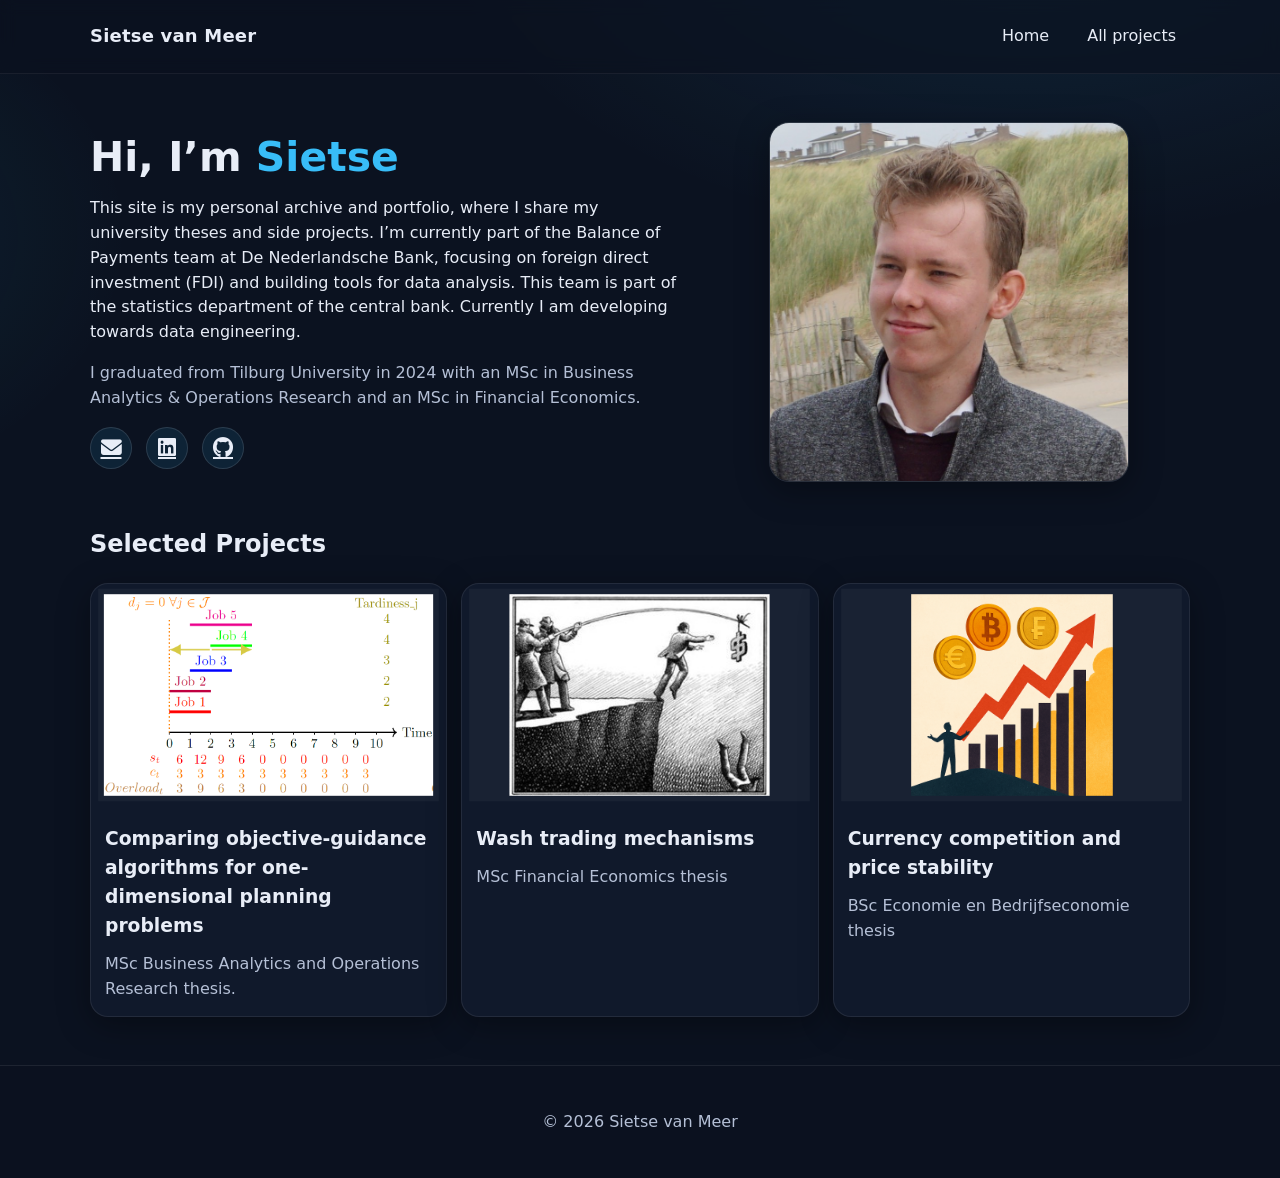
<file: index.html>
<!DOCTYPE html>
<html lang="en">
<head>
  <meta charset="UTF-8" />
  <meta name="viewport" content="width=device-width, initial-scale=1" />
  <title>Sietse van Meer — Economics & Econometrics</title>
  <link rel="stylesheet" href="layout.css" />
  <meta name="description" content="Sietse van Meer - Data Engineering &amp Econometrics Portfolio" />
  <meta property="og:title" content="Sietse van Meer - Data Engineering &amp Econometrics Portfolio" />
  <meta property="og:description" content="Personal website and portfolio of Sietse van Meer, focused on data engineering, econometrics, macroeconomics, and thesis projects." />
  <meta property="og:type" content="website" />
  <meta property="og:url" content="https://sietse-van-meer.github.io/" />
  <meta property="og:image" content="https://sietse-van-meer.github.io/images/OGA%20cover.png" />
  <link rel="stylesheet" href="https://cdnjs.cloudflare.com/ajax/libs/font-awesome/6.5.0/css/all.min.css">
</head>
<body>

  <header class="site-header">
    <nav class="navbar container">
      <a class="logo" href="index.html" aria-label="Go to homepage">Sietse van Meer</a>

      <button class="nav-toggle" aria-label="Open menu" aria-expanded="false">
        <span></span><span></span><span></span>
      </button>

      <div class="navbar-items">
        <a href="index.html">Home</a>
        <a href="projects.html">All projects</a>
      </div>
    </nav>
  </header>

  <main>
    <section class="hero container">
      <div class="hero-left">
        <h1>Hi, I’m
          <span class="name" aria-label="Sietse van Meer">
            <span class="name-static">Sietse</span>
            <span class="surname" data-surname=" van Meer"></span>
          </span>
        </h1>

        <p>
          This site is my personal archive and portfolio, where I share my university theses and side projects.
          I’m currently part of the Balance of Payments team at De Nederlandsche Bank,
          focusing on foreign direct investment (FDI) and building tools for data analysis. This team is part of the statistics department of the central bank. Currently I am developing towards data engineering.
        </p>

        <p class="muted">
          I graduated from Tilburg University in 2024 with an MSc in Business Analytics &amp; Operations Research and an MSc in Financial Economics. 
        </p>

        <div class="contact-icons">
          <a href="mailto:s.vanmeer99@gmail.com" class="icon-link" aria-label="Send email">
            <i class="fa-solid fa-envelope"></i>
          </a>
          <a href="https://www.linkedin.com/in/sietse-van-meer/" target="_blank" rel="noopener" class="icon-link" aria-label="LinkedIn profile">
            <i class="fa-brands fa-linkedin"></i>
          </a>
          <a href="https://github.com/Sietse-van-Meer" target="_blank" rel="noopener" class="icon-link" aria-label="GitHub profile">
          <i class="fa-brands fa-github"></i>
        </a>
        </div>

      </div>

      <div class="hero-right">
        <img src="images/foto-linkedin (1).png" alt="Portrait of Sietse van Meer" />
      </div>
    </section>

    <section id="projects" class="projects container">
      <h2>Selected Projects</h2>

      <div class="project-grid">   
        <article class="project-card" id="projects-books">
          <a href="msc-baor.html" class="card-link">
            <img src="images/OGA cover.png" alt="MSc BAOR thesis thumbnail" />
            <div class="project-body">
              <h3>Comparing objective-guidance algorithms for one-dimensional planning problems</h3>
              <p>MSc Business Analytics and Operations Research thesis.</p>
            </div>
          </a>
        </article>


        <article class="project-card" id="projects-books">
          <a href="msc-economics.html" class="card-link">
            <img src="images/Wash trading mechanisms coverimage.jpg" alt="MSc Economics project thumbnail" />
            <div class="project-body">
              <h3>Wash trading mechanisms</h3>
              <p>MSc Financial Economics thesis</p>
            </div>
          </a>
        </article>

        <article class="project-card" id="projects-books">
          <a href="bsc-ebe.html" class="card-link">
            <img src="images/Currency competition cover.png" alt="BSc thesis thumbnail" />
            <div class="project-body">
              <h3>Currency competition and price stability</h3>
              <p>BSc Economie en Bedrijfseconomie thesis</p>
            </div>
          </a>
        </article>



      </div>
    </section>
  </main>

  <footer class="site-footer">
    <div class="container">
      <p>© <span id="year"></span> Sietse van Meer</p>
    </div>
  </footer>

  <script src="app.js"></script>
</body>
</html>
</file>
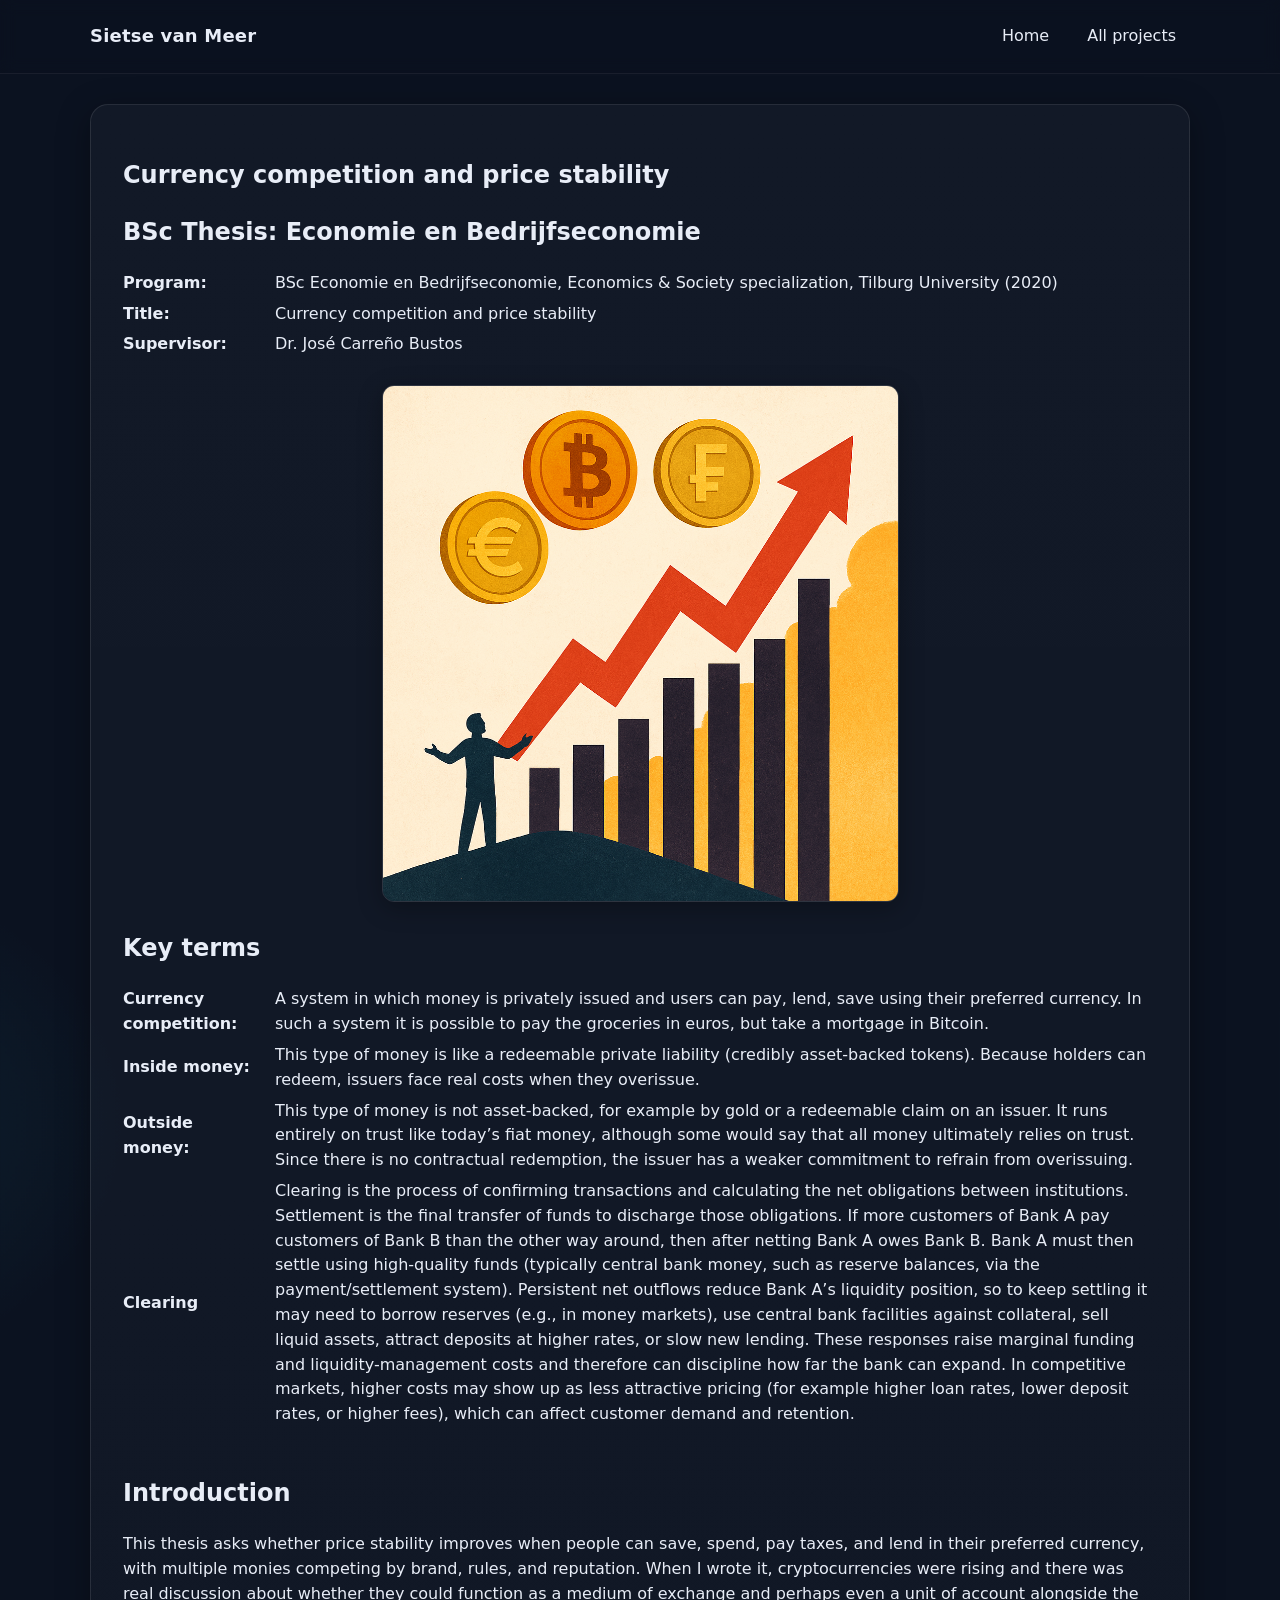
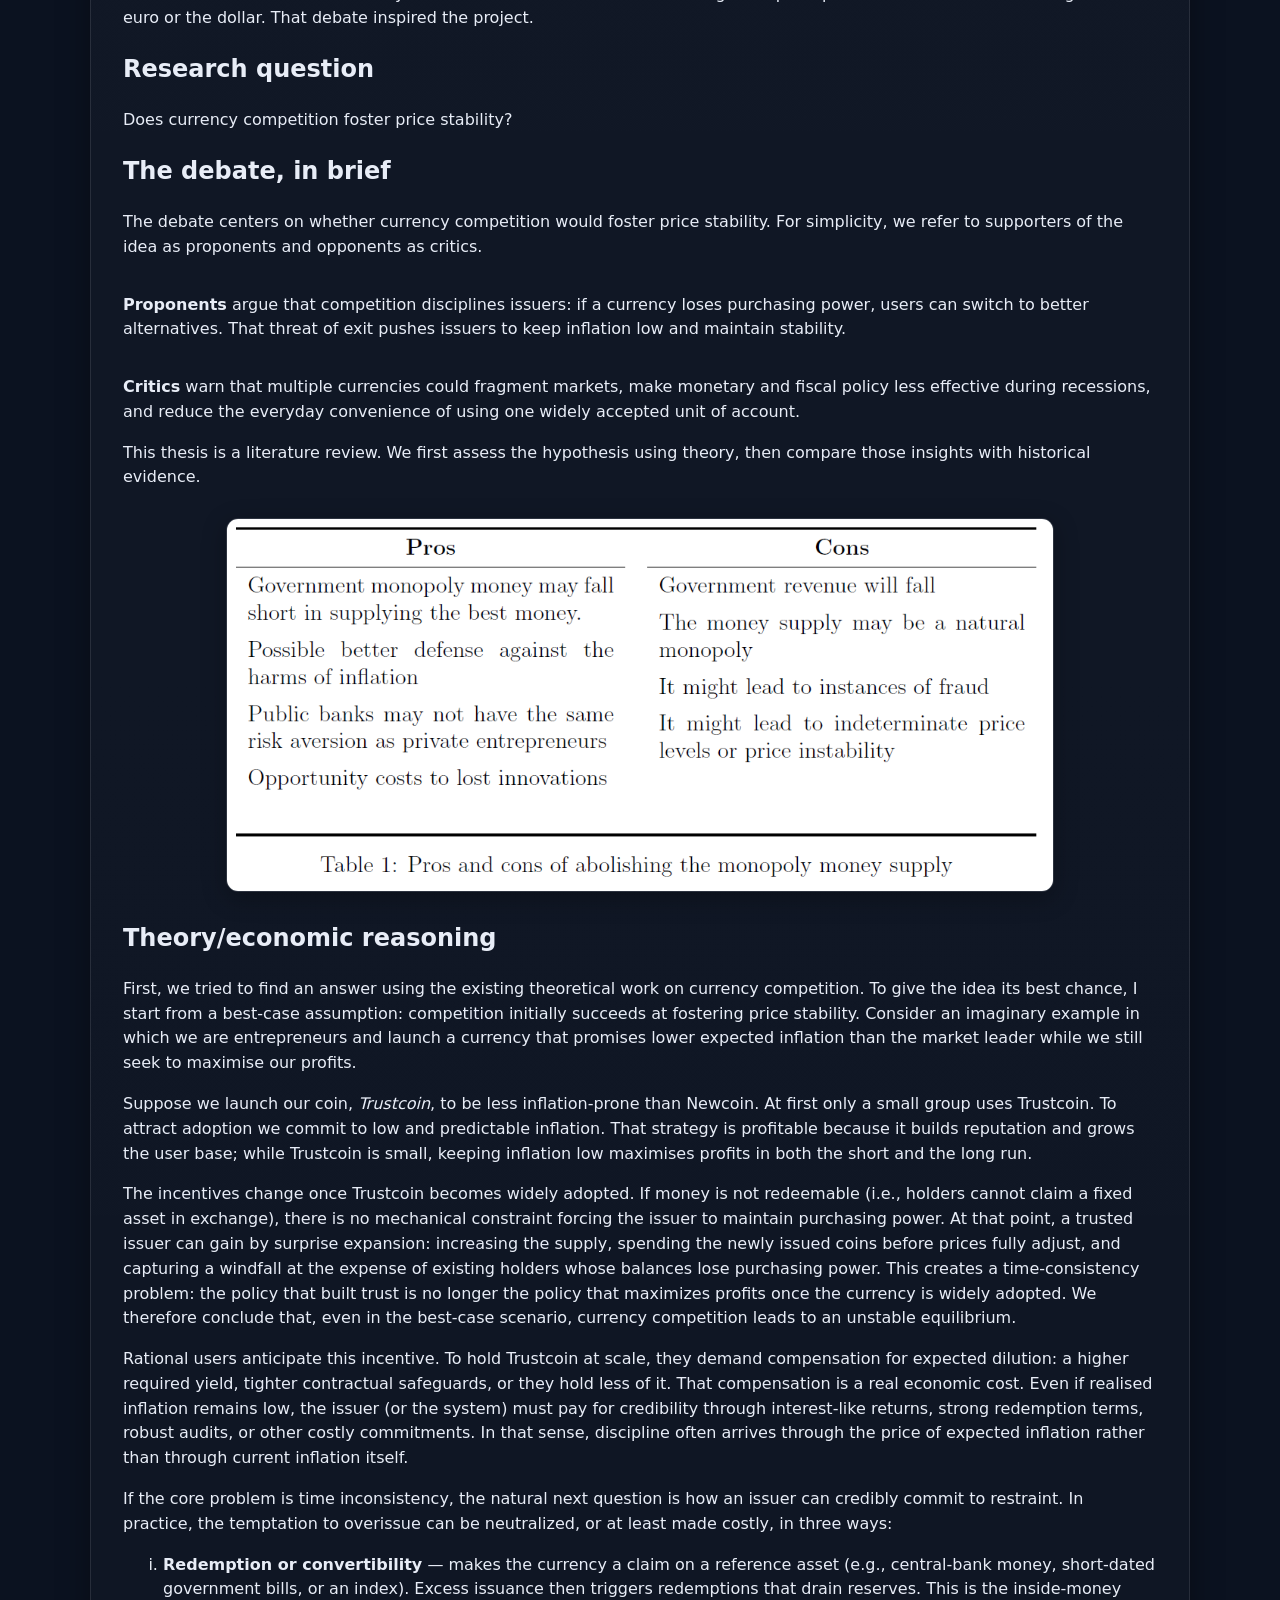
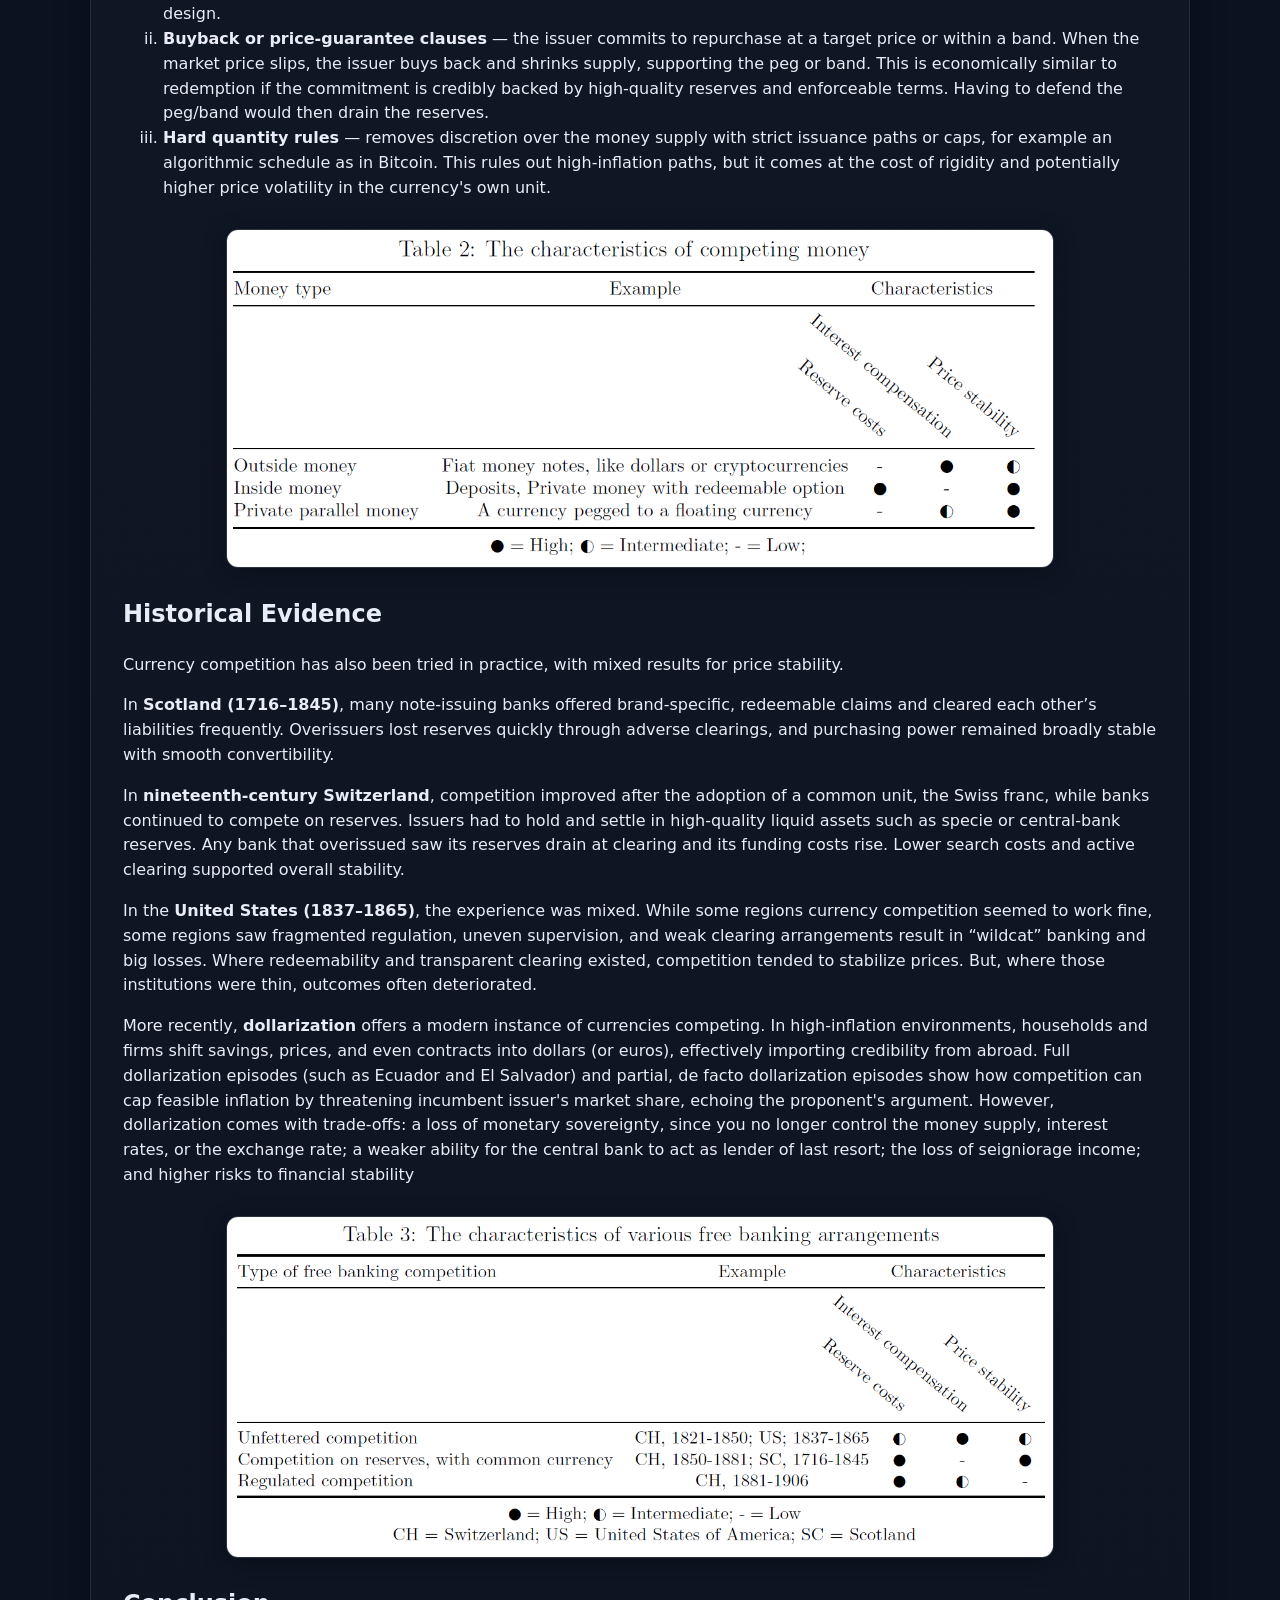
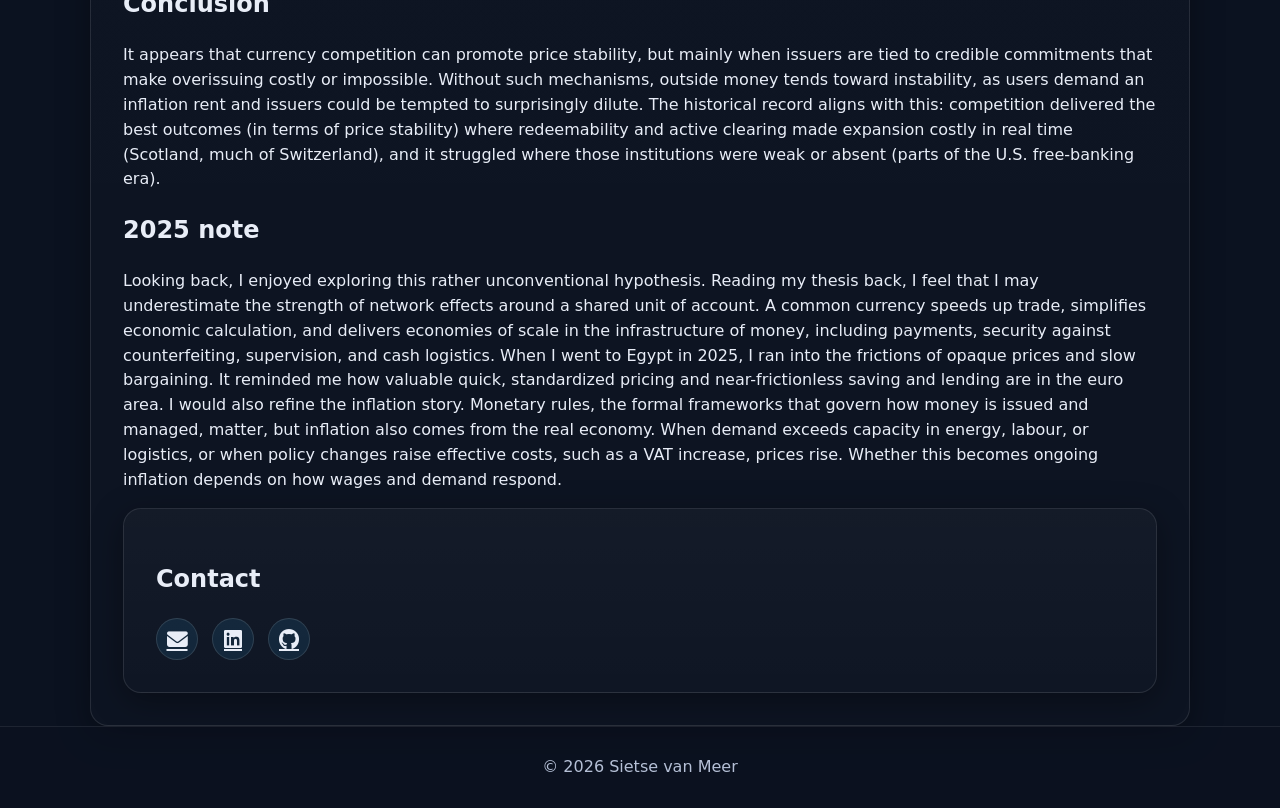
<file: bsc-ebe.html>
<!DOCTYPE html>
<html lang="en">
<head>
  <meta charset="UTF-8" />
  <meta name="viewport" content="width=device-width, initial-scale=1" />
  <title>BSc Thesis — Currency Competition and Price Stability</title>
  <link rel="stylesheet" href="layout.css" />
  <meta name="description" content="BSc thesis by Sietse van Meer — Currency competition and price stability." />
  <link rel="stylesheet" href="https://cdnjs.cloudflare.com/ajax/libs/font-awesome/6.5.0/css/all.min.css">
</head>

<body>
  <header class="site-header">
    <nav class="navbar container">
      <a class="logo" href="index.html">Sietse van Meer</a>
      <div class="navbar-items">
        <a href="index.html">Home</a>
        <a href="projects.html">All projects</a>
      </div>
    </nav>
  </header>

  <main class="container" style="margin-top: 30px;">
    <section class="card">
      <h1>Currency competition and price stability</h1> 
      <h2>BSc Thesis: Economie en Bedrijfseconomie</h2>

      <div class="thesis-meta">
        <div class="meta-row">
          <span class="meta-label">Program:</span>
          <span class="meta-value">BSc Economie en Bedrijfseconomie, Economics &amp; Society specialization, Tilburg University (2020)</span>
        </div>
        <div class="meta-row">
          <span class="meta-label">Title:</span>
          <span class="meta-value">Currency competition and price stability</span>
        </div>
        <div class="meta-row">
          <span class="meta-label">Supervisor:</span>
          <span class="meta-value">Dr. José Carreño Bustos</span>
        </div>
      </div>
      
      <div class="thesis-image">
        <img src="images/Currency competition cover.png" alt="Illustration of currency competition" />
      </div>
      
      <h2>Key terms</h2>
      <div class="thesis-meta">
        <div class="meta-row">
          <span class="meta-label">Currency competition:</span>
          <span class="meta-value">A system in which money is privately issued and users can pay, lend, save using their preferred currency. In such a system it is possible to pay the groceries in euros, but take a mortgage in Bitcoin.</span>
        </div>
        <div class="meta-row">
          <span class="meta-label">Inside money:</span>
          <span class="meta-value">This type of money is like a redeemable private liability (credibly asset-backed tokens). Because holders can redeem, issuers face real costs when they overissue.</span>
        </div>
        <div class="meta-row">
          <span class="meta-label">Outside money:</span>
          <span class="meta-value">This type of money is not asset-backed, for example by gold or a redeemable claim on an issuer. It runs entirely on trust like today’s fiat money, although some would say that all money ultimately relies on trust. Since there is no contractual redemption, the issuer has a weaker commitment to refrain from overissuing.</span>
        </div>
        <div class="meta-row">
          <span class="meta-label">Clearing</span>
          <span class="meta-value">
            Clearing is the process of confirming transactions and calculating the net obligations between institutions. Settlement is the final transfer of funds to discharge those obligations. If more customers of Bank A pay customers of Bank B than the other way around, then after netting Bank A owes Bank B. Bank A must then settle using high-quality funds (typically central bank money, such as reserve balances, via the payment/settlement system). Persistent net outflows reduce Bank A’s liquidity position, so to keep settling it may need to borrow reserves (e.g., in money markets), use central bank facilities against collateral, sell liquid assets, attract deposits at higher rates, or slow new lending. These responses raise marginal funding and liquidity-management costs and therefore can discipline how far the bank can expand. In competitive markets, higher costs may show up as less attractive pricing (for example higher loan rates, lower deposit rates, or higher fees), which can affect customer demand and retention.
          </span>
        </div>
      <div class="white-rule"></div>
      <div class="white-rule"></div>
      <div class="white-rule"></div>
      <div class="white-rule"></div>
      </div>

      <h2>Introduction</h2>
      <p>This thesis asks whether price stability improves when people can save, spend, pay taxes, and lend in their preferred currency, with multiple monies competing by brand, rules, and reputation. When I wrote it, cryptocurrencies were rising and there was real discussion about whether they could function as a medium of exchange and perhaps even a unit of account alongside the euro or the dollar. That debate inspired the project.</p>


      <h2>Research question</h2>
      <p>Does currency competition foster price stability?</p>

      <h2>The debate, in brief</h2>

      <p>
        The debate centers on whether currency competition would foster price stability. For simplicity, we refer to supporters of the idea as proponents and opponents as critics.
      </p>

      <div class="white-rule"></div>
      <p>
        <strong>Proponents</strong> argue that competition disciplines issuers: if a currency loses purchasing power, users can switch to better alternatives. That threat of exit pushes issuers to keep inflation low and maintain stability.
      </p>

      <div class="white-rule"></div>
      <p>
        <strong>Critics</strong> warn that multiple currencies could fragment markets, make monetary and fiscal policy less effective during recessions, and reduce the everyday convenience of using one widely accepted unit of account.
      </p>

      <p>
        This thesis is a literature review. We first assess the hypothesis using theory, then compare those insights with historical evidence.
      
      <div class="thesis-image-large">
        <img src="images/bsc procon.png" alt="Illustration of currency competition" />
      </div>

      <h2>Theory/economic reasoning</h2>

      <p>
        First, we tried to find an answer using the existing theoretical work on currency competition. To give the idea its best chance, I start from a best-case assumption: competition initially succeeds at fostering price stability. Consider an imaginary example in which we are entrepreneurs and launch a currency that promises lower expected inflation than the market leader while we still seek to maximise our profits. 
      </p>

      <p>
        Suppose we launch our coin, <em>Trustcoin</em>, to be less inflation-prone than Newcoin. At first only a small group uses Trustcoin. To attract adoption we commit to low and predictable inflation. That strategy is profitable because it builds reputation and grows the user base; while Trustcoin is small, keeping inflation low maximises profits in both the short and the long run.
      </p>

      <p>
        The incentives change once Trustcoin becomes widely adopted. If money is not redeemable (i.e., holders cannot claim a fixed asset in exchange), there is no mechanical constraint forcing the issuer to maintain purchasing power. At that point, a trusted issuer can gain by surprise expansion: increasing the supply, spending the newly issued coins before prices fully adjust, and capturing a windfall at the expense of existing holders whose balances lose purchasing power. This creates a time-consistency problem: the policy that built trust is no longer the policy that maximizes profits once the currency is widely adopted. We therefore conclude that, even in the best-case scenario, currency competition leads to an unstable equilibrium. 
      </p>
     
      <p>
        Rational users anticipate this incentive. To hold Trustcoin at scale, they demand compensation for expected dilution: a higher required yield, tighter contractual safeguards, or they hold less of it. That compensation is a real economic cost. Even if realised inflation remains low, the issuer (or the system) must pay for credibility through interest-like returns, strong redemption terms, robust audits, or other costly commitments. In that sense, discipline often arrives through the price of expected inflation rather than through current inflation itself.
      </p>

      <p>
        If the core problem is time inconsistency, the natural next question is how an issuer can credibly commit to restraint. In practice, the temptation to overissue can be neutralized, or at least made costly, in three ways:
      </p>

      <ol type="i">
        <li>
          <strong>Redemption or convertibility</strong> — makes the currency a claim on a reference asset (e.g., central-bank money, short-dated government bills, or an index). Excess issuance then triggers redemptions that drain reserves. This is the inside-money design.  
        </li>
        <li>
          <strong>Buyback or price-guarantee clauses</strong> — the issuer commits to repurchase at a target price or within a band. When the market price slips, the issuer buys back and shrinks supply, supporting the peg or band. This is economically similar to redemption if the commitment is credibly backed by high-quality reserves and enforceable terms. Having to defend the peg/band would then drain the reserves. 
        </li>
        <li>
          <strong>Hard quantity rules</strong> — removes discretion over the money supply with strict issuance paths or caps, for example an algorithmic schedule as in Bitcoin. This rules out high-inflation paths, but it comes at the cost of rigidity and potentially higher price volatility in the currency's own unit.
        </li>
      </ol>


      
      <div class="thesis-image-large">
        <img src="images/bsc resultaat1.png" alt="Illustration of currency competition" />
      </div>

  <h2>Historical Evidence</h2>

  <p>
    Currency competition has also been tried in practice, with mixed results for price stability. 
  </p>

  <p>
    In <strong>Scotland (1716–1845)</strong>, many note-issuing banks offered brand-specific, redeemable claims and
    cleared each other’s liabilities frequently. Overissuers lost reserves quickly through adverse clearings, and
    purchasing power remained broadly stable with smooth convertibility.
  </p>

  <p>
    In <strong>nineteenth-century Switzerland</strong>, competition improved after the adoption of a common unit, the
    Swiss franc, while banks continued to compete on reserves. Issuers had to hold and settle in high-quality liquid
    assets such as specie or central-bank reserves. Any bank that overissued saw its reserves drain at clearing and
    its funding costs rise. Lower search costs and active clearing supported overall stability.
  </p>

  <p>
    In the <strong>United States (1837–1865)</strong>, the experience was mixed. While some regions currency competition seemed to work fine, some regions saw fragmented regulation, uneven supervision, and weak clearing arrangements result in “wildcat” banking and big losses.
    Where redeemability and transparent clearing existed, competition tended to stabilize prices. But, where those institutions were thin, outcomes often deteriorated.
  </p>

  <p>
    More recently, <strong>dollarization</strong> offers a modern instance of currencies competing. In high-inflation environments,
    households and firms shift savings, prices, and even contracts into dollars (or euros), effectively importing
    credibility from abroad. Full dollarization episodes (such as Ecuador and
    El Salvador) and partial, de facto dollarization episodes show how competition can cap feasible inflation by threatening incumbent issuer's market share, echoing the proponent's argument. 
    However, dollarization comes with trade-offs: a loss of monetary sovereignty, since you no longer control the money supply, interest rates, or the exchange rate; a weaker ability for the central bank to act as lender of last resort; the loss of seigniorage income; and higher risks to financial stability
      </p>

    <div class="thesis-image-large">
        <img src="images/bsc resultaat2.png" alt="Illustration of currency competition" />
    </div>

      <h2>Conclusion</h2>
      <p>
        It appears that currency competition can promote price stability, but mainly when issuers are tied to credible commitments that make overissuing costly or impossible. Without such mechanisms, outside money tends toward instability, as users demand an inflation rent and issuers could be tempted to surprisingly dilute. The historical record aligns with this: competition delivered the best outcomes (in terms of price stability) where redeemability and active clearing made expansion costly in real time (Scotland, much of Switzerland), and it struggled where those institutions were weak or absent (parts of the U.S. free-banking era).

      <h2>2025 note</h2>
      <p>
        Looking back, I enjoyed exploring this rather unconventional hypothesis. Reading my thesis back, I feel that I may underestimate the strength of network effects around a shared unit of account. A common currency speeds up trade, simplifies economic calculation, and delivers economies of scale in the infrastructure of money, including payments, security against counterfeiting, supervision, and cash logistics. When I went to Egypt in 2025, I ran into the frictions of opaque prices and slow bargaining. It reminded me how valuable quick, standardized pricing and near-frictionless saving and lending are in the euro area. I would also refine the inflation story. Monetary rules, the formal frameworks that govern how money is issued and managed, matter, but inflation also comes from the real economy. When demand exceeds capacity in energy, labour, or logistics, or when policy changes raise effective costs, such as a VAT increase, prices rise. Whether this becomes ongoing inflation depends on how wages and demand respond.
    
    <section class="card">
      <h2>Contact</h2>
      <div class="contact-icons">
        <a href="mailto:s.vanmeer99@gmail.com" class="icon-link" aria-label="Send email">
          <i class="fa-solid fa-envelope"></i>
        </a>
        <a href="https://www.linkedin.com/in/sietse-van-meer/" target="_blank" rel="noopener" class="icon-link" aria-label="LinkedIn profile">
          <i class="fa-brands fa-linkedin"></i>
        </a>
        <a href="https://github.com/Sietse-van-Meer" target="_blank" rel="noopener" class="icon-link" aria-label="GitHub profile">
          <i class="fa-brands fa-github"></i>
        </a>
      </div>
    </section>

  </main>

  <footer class="site-footer">
    <div class="container">© <span id="year"></span> Sietse van Meer</div>
  </footer>

  <script>
    document.getElementById("year").textContent = new Date().getFullYear();
  </script>
</body>
</html>
</file>
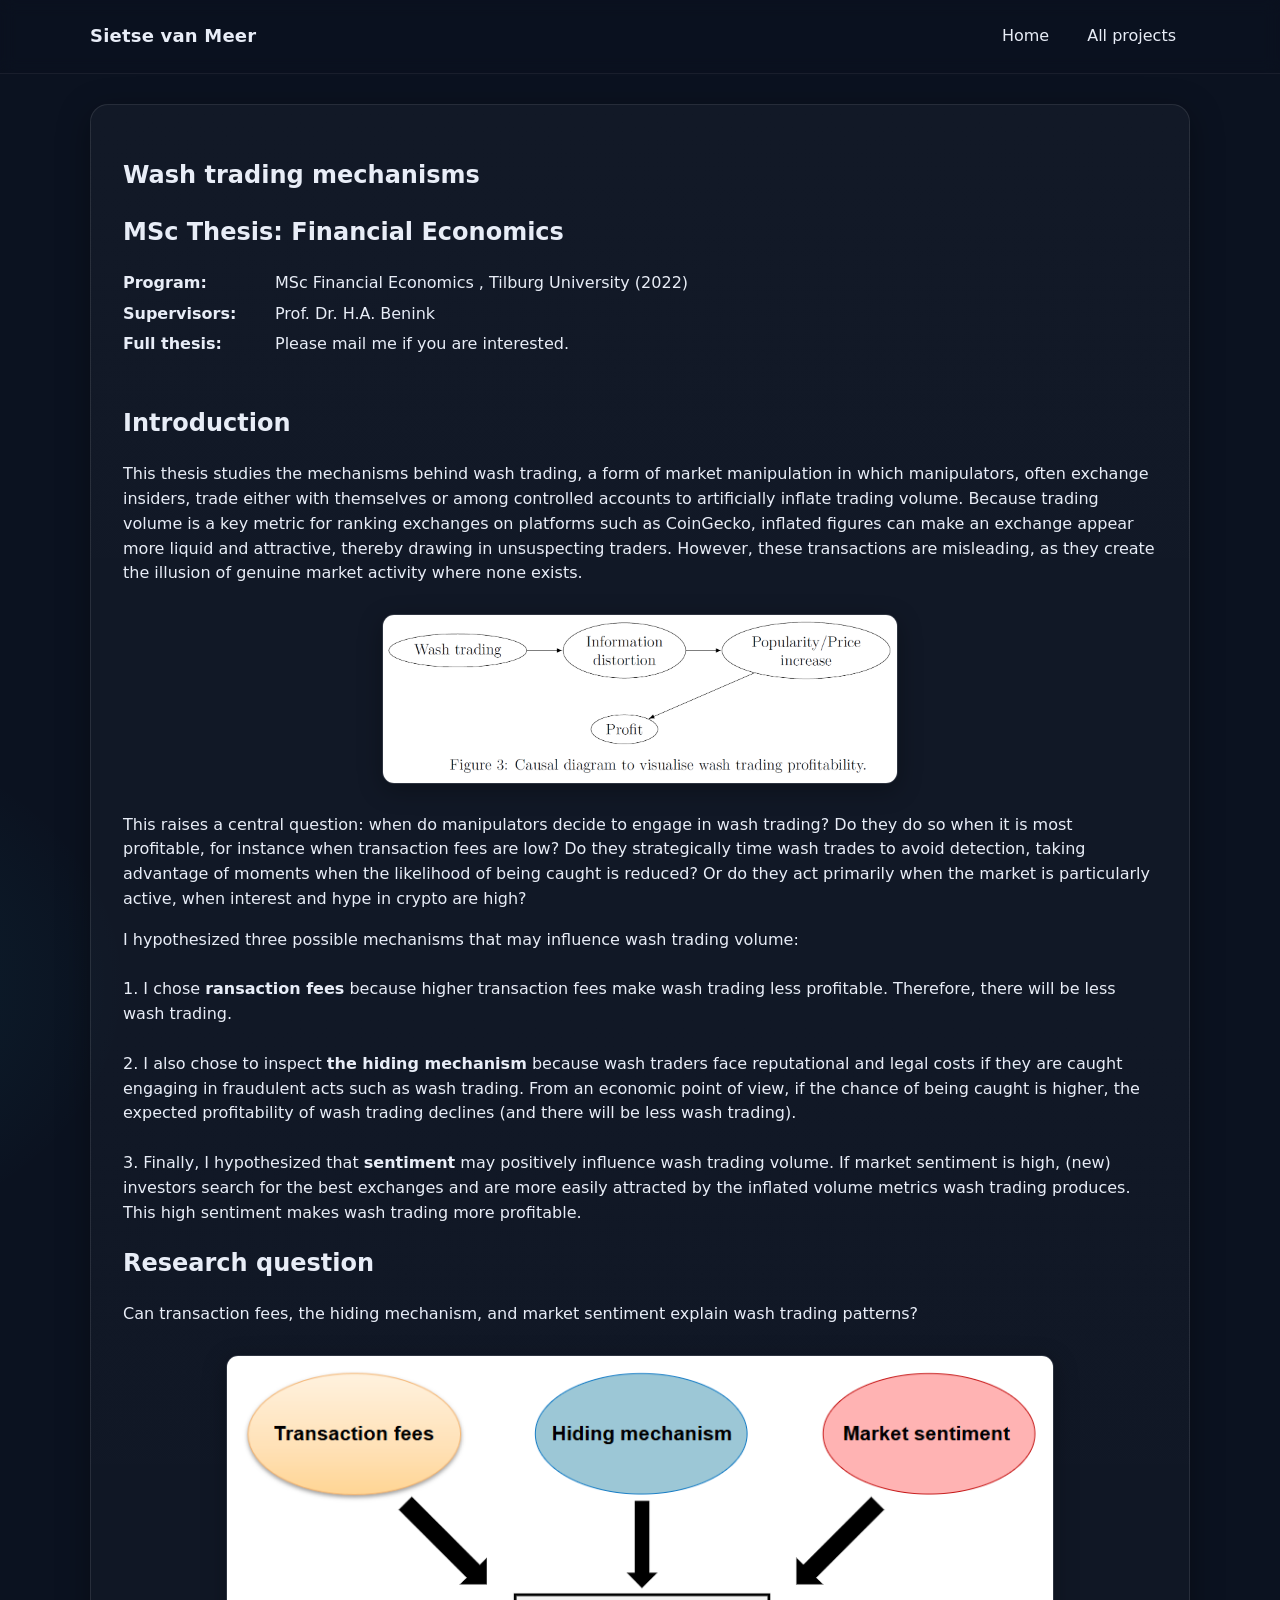
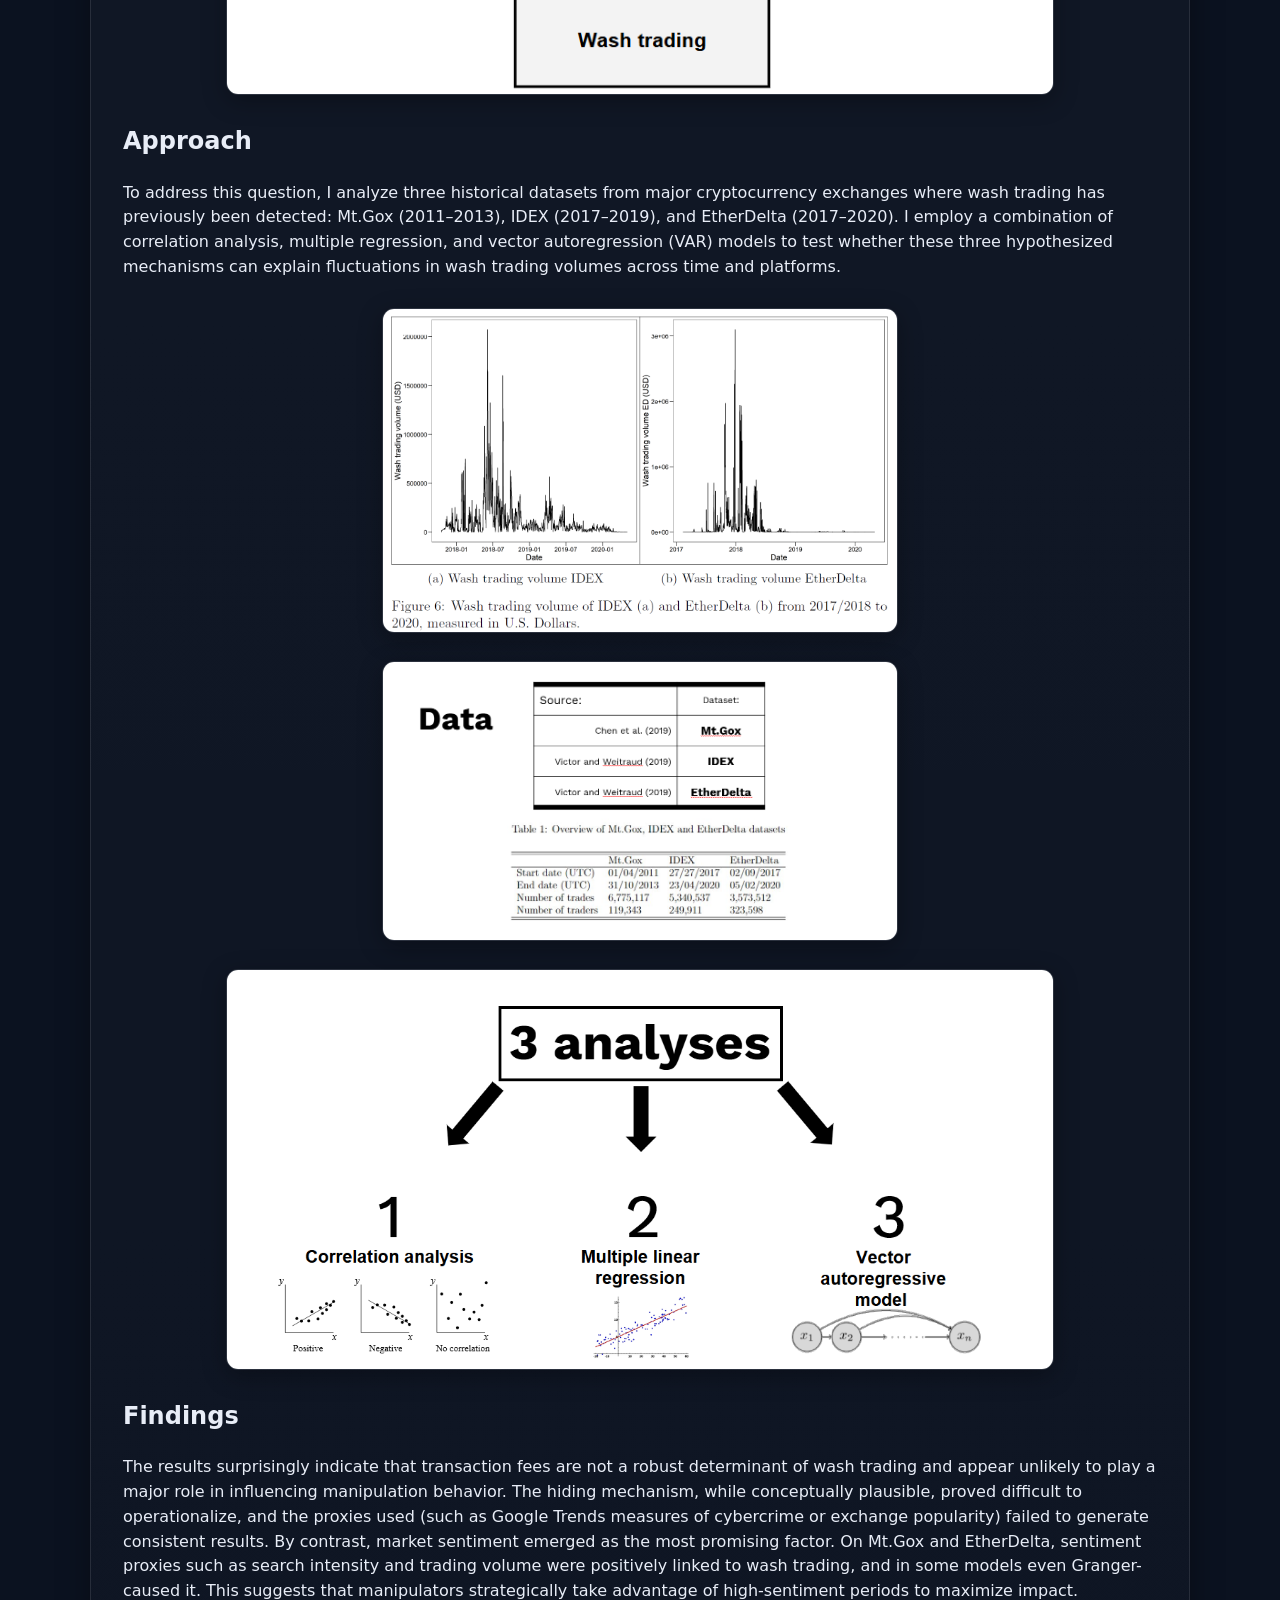
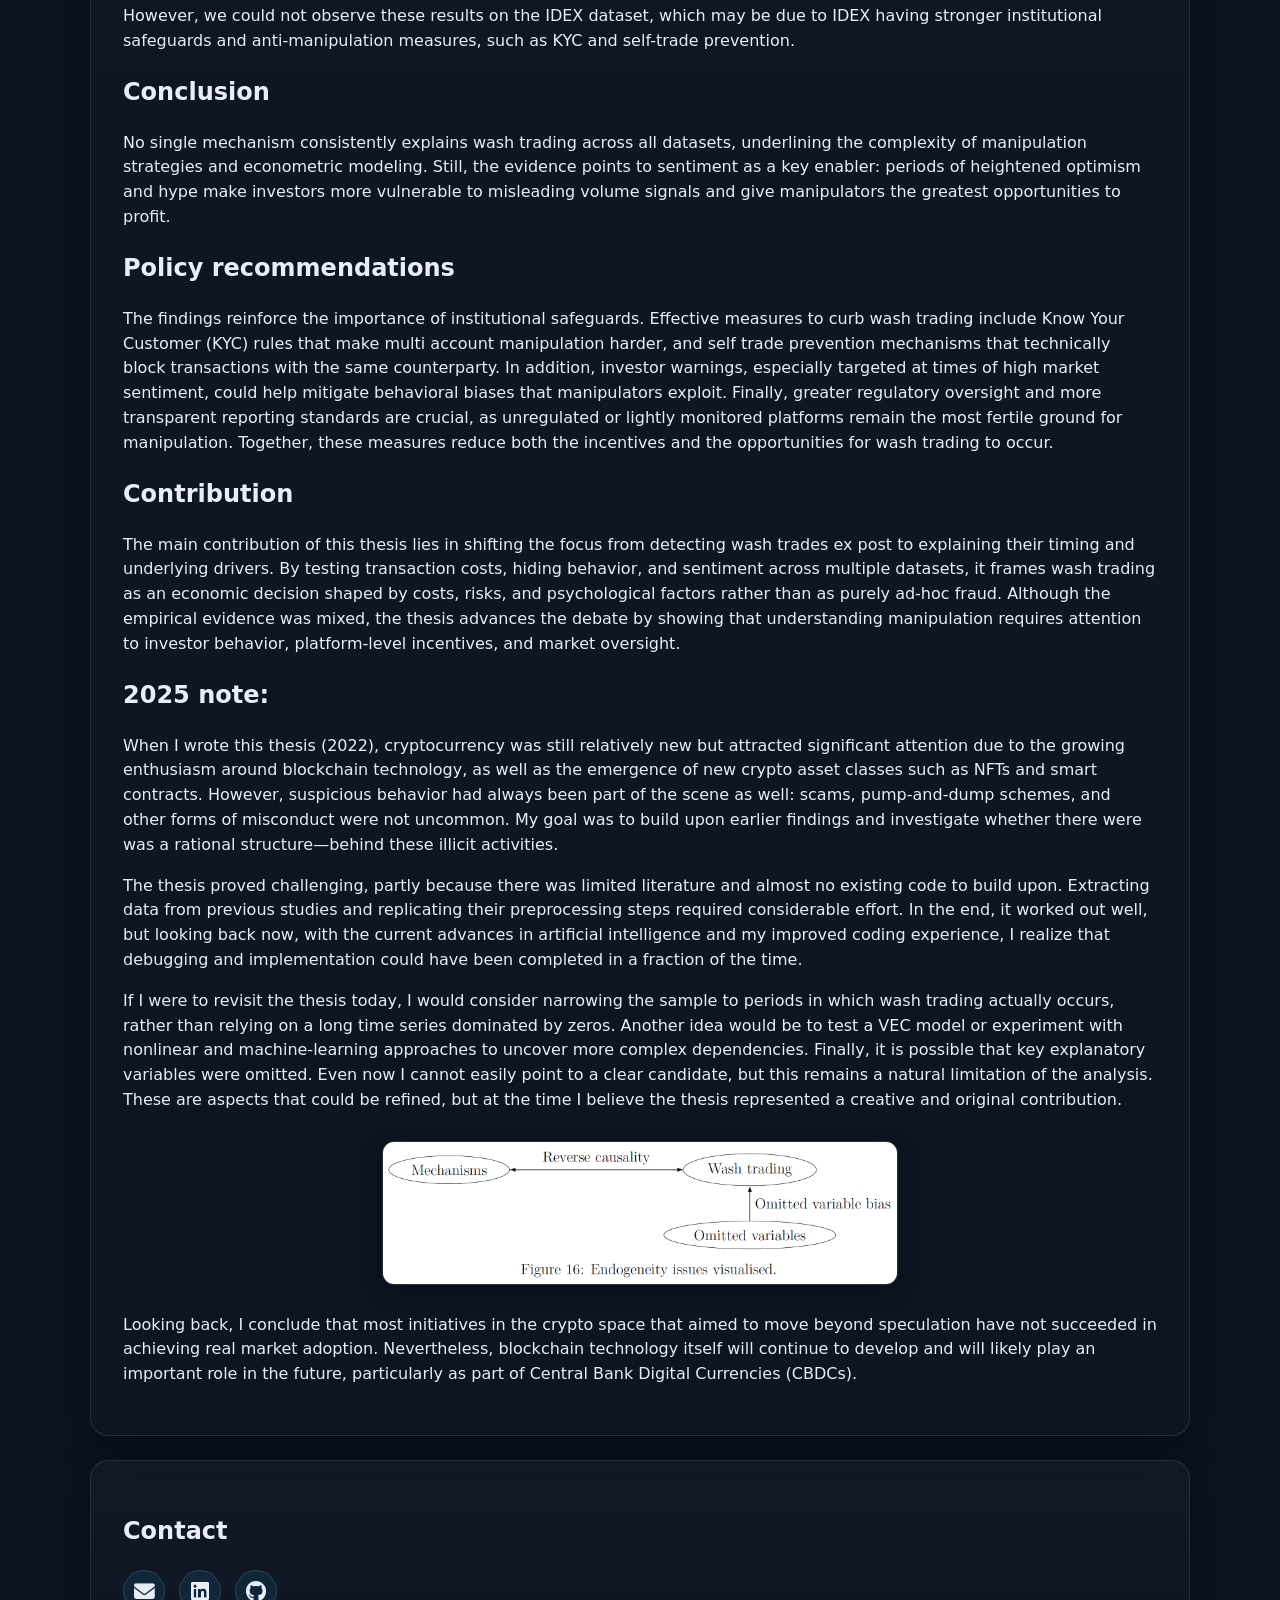
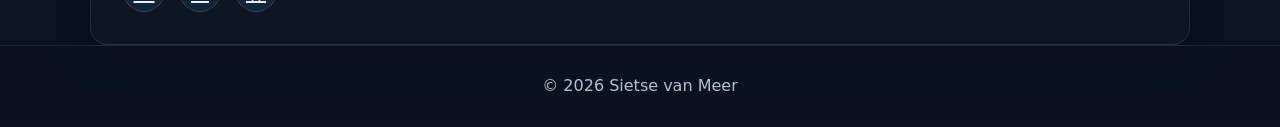
<file: msc-economics.html>
<!DOCTYPE html>
<html lang="en">
<head>
  <meta charset="UTF-8" />
  <meta name="viewport" content="width=device-width, initial-scale=1" />
  <title>MSc Financial Economics Thesis — Wash trading mechanisms</title>
  <link rel="stylesheet" href="layout.css" />
  <meta name="description" content="MSc Financial Economics thesis summary by Sietse van Meer — Wash trading mechanisms (Tilburg University, 2022)." />
  <link rel="stylesheet" href="https://cdnjs.cloudflare.com/ajax/libs/font-awesome/6.5.0/css/all.min.css">
</head>

<body>
  <header class="site-header">
    <nav class="navbar container">
      <a class="logo" href="index.html">Sietse van Meer</a>
      <div class="navbar-items">
        <a href="index.html">Home</a>
        <a href="projects.html">All projects</a>
      </div>
    </nav>
  </header>

  <main class="container" style="margin-top: 30px;">
    <section class="card">
      <h1>Wash trading mechanisms</h1>
      <h2>MSc Thesis: Financial Economics</h2>

      <div class="thesis-meta">
        <div class="meta-row">
          <span class="meta-label">Program:</span>
          <span class="meta-value">MSc Financial Economics , Tilburg University (2022)</span>
        </div>
        <div class="meta-row">
          <span class="meta-label">Supervisors:</span>
          <span class="meta-value">Prof. Dr. H.A. Benink</span>
        </div>
        <div class="meta-row">
          <span class="meta-label">Full thesis:</span>
          <span class="meta-value">Please mail me if you are interested.</span>
        </div>
        <div class="white-rule"></div>
        <div class="white-rule"></div>
        <div class="white-rule"></div>
        <div class="white-rule"></div>
      </div>
      <h2>Introduction</h2>
      <p>
        This thesis studies the mechanisms behind wash trading, a form of market manipulation in which manipulators, often exchange insiders, trade either with themselves or among controlled accounts to artificially inflate trading volume. Because trading volume is a key metric for ranking exchanges on platforms such as CoinGecko, inflated figures can make an exchange appear more liquid and attractive, thereby drawing in unsuspecting traders. However, these transactions are misleading, as they create the illusion of genuine market activity where none exists.
      <div class="thesis-image">
        <img src="images/directional graph.png" alt="Illustration of currency competition" />
      </div>  
        <div class="white-rule"></div>
        This raises a central question: when do manipulators decide to engage in wash trading? Do they do so when it is most profitable, for instance when transaction fees are low? Do they strategically time wash trades to avoid detection, taking advantage of moments when the likelihood of being caught is reduced? Or do they act primarily when the market is particularly active, when interest and hype in crypto are high?
      </p>
      <p>
        I hypothesized three possible mechanisms that may influence wash trading volume:
        <br><br>
        1. I chose <b>ransaction fees</b> because higher transaction fees make wash trading less profitable. Therefore, there will be less wash trading. 
        <br><br>
        2. I also chose to inspect <b>the hiding mechanism</b> because wash traders face reputational and legal costs if they are caught engaging in fraudulent acts such as wash trading. From an economic point of view, if the chance of being caught is higher, the expected profitability of wash trading declines (and there will be less wash trading).
        <br><br>
        3. Finally, I hypothesized that <b>sentiment</b> may positively influence wash trading volume. If market sentiment is high, (new) investors search for the best exchanges and are more easily attracted by the inflated volume metrics wash trading produces. This high sentiment makes wash trading more profitable. 
      </p>

      

      <h2>Research question</h2>
      <p>Can transaction fees, the hiding mechanism, and market sentiment explain wash trading patterns?</p>

      <div class="thesis-image-large">
        <img src="images/pp thesis idea.png" alt="Illustration of currency competition" />
      </div>

      <h2>Approach</h2>
      <p>
        To address this question, I analyze three historical datasets from major cryptocurrency exchanges where wash trading has previously been detected: Mt.Gox (2011–2013), IDEX (2017–2019), and EtherDelta (2017–2020). I employ a combination of correlation analysis, multiple regression, and vector autoregression (VAR) models to test whether these three hypothesized mechanisms can explain fluctuations in wash trading volumes across time and platforms.
      </p>

      <div class="thesis-image">
        <img src="images/IDEX.png" alt="Illustration of currency competition" />
      </div>

      <div class="thesis-image">
        <img src="images/data msc economics.png" alt="Illustration of currency competition" />
      </div>

      <div class="thesis-image-large">
        <img src="images/3 analyses.png" alt="Illustration of currency competition" />
      </div>  

      <h2>Findings</h2>
      <p>
        The results surprisingly indicate that transaction fees are not a robust determinant of wash trading and appear unlikely to play a major role in influencing manipulation behavior. The hiding mechanism, while conceptually plausible, proved difficult to operationalize, and the proxies used (such as Google Trends measures of cybercrime or exchange popularity) failed to generate consistent results. By contrast, market sentiment emerged as the most promising factor. On Mt.Gox and EtherDelta, sentiment proxies such as search intensity and trading volume were positively linked to wash trading, and in some models even Granger-caused it. This suggests that manipulators strategically take advantage of high-sentiment periods to maximize impact. However, we could not observe these results on the IDEX dataset, which may be due to IDEX having stronger institutional safeguards and anti-manipulation measures, such as KYC and self-trade prevention.
      </p>

      <h2>Conclusion</h2>
      <p>
        No single mechanism consistently explains wash trading across all datasets, underlining the complexity of manipulation strategies and econometric modeling. Still, the evidence points to sentiment as a key enabler: periods of heightened optimism and hype make investors more vulnerable to misleading volume signals and give manipulators the greatest opportunities to profit. 
      </p>

      <h2>Policy recommendations</h2>
      <p>
        The findings reinforce the importance of institutional safeguards. Effective measures to curb wash trading include Know Your Customer (KYC) rules that make multi account manipulation harder, and self trade prevention mechanisms that technically block transactions with the same counterparty. In addition, investor warnings, especially targeted at times of high market sentiment, could help mitigate behavioral biases that manipulators exploit. Finally, greater regulatory oversight and more transparent reporting standards are crucial, as unregulated or lightly monitored platforms remain the most fertile ground for manipulation. Together, these measures reduce both the incentives and the opportunities for wash trading to occur.
      </p>

      <h2>Contribution</h2>
      <p>
        The main contribution of this thesis lies in shifting the focus from detecting wash trades ex post to explaining their timing and underlying drivers. By testing transaction costs, hiding behavior, and sentiment across multiple datasets, it frames wash trading as an economic decision shaped by costs, risks, and psychological factors rather than as purely ad-hoc fraud. Although the empirical evidence was mixed, the thesis advances the debate by showing that understanding manipulation requires attention to investor behavior, platform-level incentives, and market oversight. 
      </p>

      <h2>2025 note:</h2>
      <p>
        When I wrote this thesis (2022), cryptocurrency was still relatively new but attracted significant attention due to the growing enthusiasm around blockchain technology, as well as the emergence of new crypto asset classes such as NFTs and smart contracts. However, suspicious behavior had always been part of the scene as well: scams, pump-and-dump schemes, and other forms of misconduct were not uncommon. My goal was to build upon earlier findings and investigate whether there were was a rational structure—behind these illicit activities.
      </p>
      <p>
        The thesis proved challenging, partly because there was limited literature and almost no existing code to build upon. Extracting data from previous studies and replicating their preprocessing steps required considerable effort. In the end, it worked out well, but looking back now, with the current advances in artificial intelligence and my improved coding experience, I realize that debugging and implementation could have been completed in a fraction of the time.
      </p>
      <p>
        If I were to revisit the thesis today, I would consider narrowing the sample to periods in which wash trading actually occurs, rather than relying on a long time series dominated by zeros. Another idea would be to test a VEC model or experiment with nonlinear and machine-learning approaches to uncover more complex dependencies. Finally, it is possible that key explanatory variables were omitted. Even now I cannot easily point to a clear candidate, but this remains a natural limitation of the analysis. These are aspects that could be refined, but at the time I believe the thesis represented a creative and original contribution.
      </p>
      <div class="thesis-image">
        <img src="images/Limitations.png" alt="Illustration of currency competition" />
      </div>
      <p>
        Looking back, I conclude that most initiatives in the crypto space that aimed to move beyond speculation have not succeeded in achieving real market adoption. Nevertheless, blockchain technology itself will continue to develop and will likely play an important role in the future, particularly as part of Central Bank Digital Currencies (CBDCs).
      </p>
    </section>

    <section class="card" style="margin-top: 24px;">
      <h2>Contact</h2>
      <div class="contact-icons">
        <a href="mailto:s.vanmeer99@gmail.com" class="icon-link" aria-label="Send email">
          <i class="fa-solid fa-envelope"></i>
        </a>
        <a href="https://www.linkedin.com/in/sietse-van-meer/" target="_blank" rel="noopener" class="icon-link" aria-label="LinkedIn profile">
          <i class="fa-brands fa-linkedin"></i>
        </a>
        <a href="https://github.com/Sietse-van-Meer" target="_blank" rel="noopener" class="icon-link" aria-label="GitHub profile">
          <i class="fa-brands fa-github"></i>
        </a>
      </div>
    </section>
  </main>

  <footer class="site-footer">
    <div class="container">© <span id="year"></span> Sietse van Meer</div>
  </footer>

  <script>
    document.getElementById("year").textContent = new Date().getFullYear();
  </script>
</body>
</html>
</file>
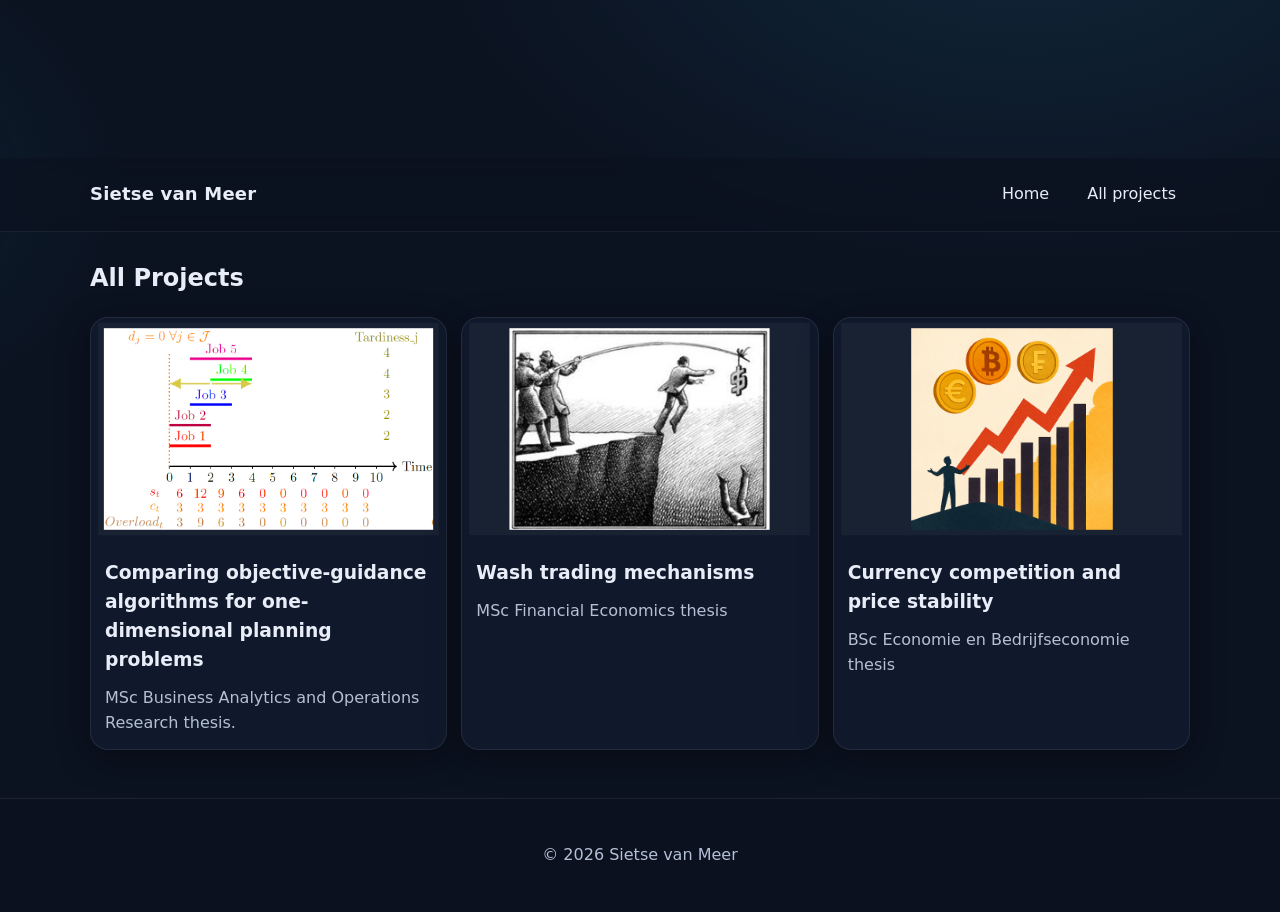
<file: projects.html>
<!DOCTYPE html>
<html lang="en">
<head>
  <meta charset="UTF-8" />
  <meta name="viewport" content="width=device-width, initial-scale=1" />
  <title>Sietse van Meer — Economics & Econometrics</title>
  <link rel="stylesheet" href="layout.css" />
  <meta name="description" content="Portfolio of Sietse van Meer — Economics, Econometrics & Public Policy projects." />
  <link rel="stylesheet" href="https://cdnjs.cloudflare.com/ajax/libs/font-awesome/6.5.0/css/all.min.css">
</head>
<body>
  <!-- Geometry-Dash style cursor trail (drawn to this canvas) -->
  <canvas id="cursor-trail" aria-hidden="true"></canvas>

  <header class="site-header">
    <nav class="navbar container">
      <a class="logo" href="index.html" aria-label="Go to homepage">Sietse van Meer</a>

      <button class="nav-toggle" aria-label="Open menu" aria-expanded="false">
        <span></span><span></span><span></span>
      </button>

      <div class="navbar-items">
        <a href="index.html#about">Home</a>
        <a href="projects.html">All projects</a>
      </div>
    </nav>
  </header>

  <main>
    <section id="projects" class="projects container">
      <h1>All Projects</h1>

      <div class="project-grid">   
        <article class="project-card" id="projects-books">
          <a href="msc-baor.html" class="card-link">
            <img src="images/OGA cover.png" alt="MSc BAOR thesis thumbnail" />
            <div class="project-body">
              <h3>Comparing objective-guidance algorithms for one-dimensional planning problems</h3>
              <p>MSc Business Analytics and Operations Research thesis.</p>
            </div>
          </a>
        </article>


        <article class="project-card" id="projects-books">
          <a href="msc-economics.html" class="card-link">
            <img src="images/Wash trading mechanisms coverimage.jpg" alt="MSc Economics project thumbnail" />
            <div class="project-body">
              <h3>Wash trading mechanisms</h3>
              <p>MSc Financial Economics thesis</p>
            </div>
          </a>
        </article>

        <article class="project-card" id="projects-books">
          <a href="bsc-ebe.html" class="card-link">
            <img src="images/Currency competition cover.png" alt="BSc thesis thumbnail" />
            <div class="project-body">
              <h3>Currency competition and price stability</h3>
              <p>BSc Economie en Bedrijfseconomie thesis</p>
            </div>
          </a>
        </article>



      </div>
    </section>
  </main>

  <footer class="site-footer">
    <div class="container">
      <p>© <span id="year"></span> Sietse van Meer</p>
    </div>
  </footer>

  <script src="app.js"></script>
</body>
</html>
</file>
<file: layout.css>
/* Theme */
:root {
  --bg: #0b1220;
  --panel: #10192b;
  --elev: #121e33;
  --text: #e8edf7;
  --muted: #b5c0d6;
  --accent: #38bdf8;
  --accent-2: #22d3ee;
  --shadow: 0 8px 32px rgba(0, 0, 0, 0.35);
  --radius-lg: 18px;
  --radius-sm: 10px;
}

/* Base */
*,
*::before,
*::after {
  box-sizing: border-box;
}

html,
body {
  margin: 0;
  padding: 0;
  min-height: 100%;
  background:
    radial-gradient(1000px 600px at 80% -10%, rgba(56, 189, 248, 0.12), transparent 60%),
    radial-gradient(700px 500px at -20% 20%, rgba(34, 211, 238, 0.10), transparent 55%),
    var(--bg);
  color: var(--text);
  font: 16px/1.55 ui-sans-serif, system-ui, -apple-system, Segoe UI, Roboto, "Helvetica Neue", Arial, "Apple Color Emoji", "Segoe UI Emoji";
}

body {
  overflow-x: hidden;
}

img {
  max-width: 100%;
  display: block;
}

.container {
  width: min(1100px, 92vw);
  margin-inline: auto;
}

/* Top/navigation */
.site-header {
  position: sticky;
  top: 0;
  z-index: 50;
  background: rgba(11, 18, 32, 0.65);
  backdrop-filter: blur(8px);
  border-bottom: 1px solid rgba(255, 255, 255, 0.06);
  margin: 0;
  padding: 0;
  height: auto;
  min-height: 0;
}

.navbar {
  display: flex;
  align-items: center;
  justify-content: space-between;
  padding: 14px 0;
  min-height: 0;
}

.logo {
  font-weight: 800;
  letter-spacing: 0.2px;
  text-decoration: none;
  color: var(--text);
  font-size: 1.125rem;
}

.navbar-items {
  display: flex;
  gap: 10px;
  align-items: center;
}

.navbar-items a {
  padding: 10px 14px;
  border-radius: var(--radius-sm);
  text-decoration: none;
  color: var(--text);
  transition: transform 0.15s ease, background 0.25s ease;
}

.navbar-items a:hover {
  background: rgba(56, 189, 248, 0.12);
  transform: translateY(-1px);
}

.nav-toggle {
  display: none;
  background: none;
  border: none;
  padding: 6px;
  cursor: pointer;
}

.nav-toggle span {
  display: block;
  width: 22px;
  height: 2px;
  margin: 5px 0;
  background: var(--text);
  transition: transform 0.2s ease, opacity 0.2s ease;
}

/* Hero */
.hero {
  display: grid;
  gap: 28px;
  align-items: center;
  grid-template-columns: 1.1fr 0.9fr;
  padding: 48px 0 16px;
}

.hero-left h1 {
  font-size: clamp(2rem, 3.2vw, 2.8rem);
  line-height: 1.1;
  margin: 0 0 10px;
}

.muted {
  color: var(--muted);
  margin: 0 0 16px;
}

.hero-right {
  display: flex;
  align-items: center;
  justify-content: center;
}

.hero-right img {
  width: 78%;
  max-width: 360px;
  border-radius: 20px;
  box-shadow: var(--shadow);
  border: 1px solid rgba(255, 255, 255, 0.12);
}

/* Name reveal on index page */
.name-static {
  color: var(--accent);
  font-weight: 700;
}

.name {
  display: inline-block;
  position: relative;
  cursor: pointer;
  white-space: nowrap;
}

.surname {
  display: inline-block;
  opacity: 0;
  transform: translateX(-10px);
  transition: opacity 1.2s ease, transform 1.2s ease;
  vertical-align: baseline;
  line-height: 1;
  color: var(--text);
}

.surname::before {
  content: attr(data-surname);
}

.name.revealed .surname {
  opacity: 1;
  transform: translateX(0);
}

/* Cards */
.card {
  background: linear-gradient(180deg, rgba(255, 255, 255, 0.03), rgba(255, 255, 255, 0.01));
  border: 1px solid rgba(255, 255, 255, 0.10);
  border-radius: var(--radius-lg);
  padding: clamp(18px, 3vw, 32px);
  box-shadow: var(--shadow);
}

/* thesis page formatting */
.thesis-meta {
  display: grid;
  gap: 6px;
  margin-bottom: 16px;
}

.meta-row {
  display: grid;
  grid-template-columns: 140px 1fr;
  column-gap: 12px;
  align-items: center;
}

.meta-label {
  font-weight: 600;
  color: var(--text);
}

.meta-value {
  display: flex;
  flex-wrap: wrap;
  gap: 8px;
  min-width: 0;
}

.chip {
  display: inline-flex;
  align-items: center;
  white-space: nowrap;
  font-weight: 600;
  padding: 8px 12px;
  border-radius: 999px;
  text-decoration: none;
  color: var(--text);
  border: 1px solid rgba(255, 255, 255, 0.14);
  background: rgba(255, 255, 255, 0.03);
}

.chip:hover {
  background: rgba(56, 189, 248, 0.12);
}

.white-rule {
  height: 1px;
}

/* projects effects */
.projects {
  margin: 28px auto 48px;
}

.projects h2 {
  margin-top: 0;
}

.project-grid {
  display: grid;
  gap: 14px;
  grid-template-columns: repeat(3, minmax(0, 1fr));
}

.project-card {
  background: var(--panel);
  border: 1px solid rgba(255, 255, 255, 0.08);
  border-radius: var(--radius-lg);
  overflow: hidden;
  box-shadow: var(--shadow);
  display: flex;
  flex-direction: column;
  transition: transform 0.2s ease, box-shadow 0.2s ease;
}

.project-card:hover {
  transform: translateY(-4px);
}

.project-card .card-link {
  display: flex;
  flex-direction: column;
  color: var(--text);
  text-decoration: none;
  height: 100%;
}

.project-card img {
  aspect-ratio: 16 / 10;
  object-fit: contain;
  background: rgba(255, 255, 255, 0.04);
  padding: 6px;
  transform: scale(0.96);
  transition: transform 0.3s ease;
}

.project-card:hover img {
  transform: scale(1);
}

.project-body {
  padding: 14px;
  display: flex;
  flex-direction: column;
  gap: 8px;
}

.project-body h3 {
  margin: 4px 0;
}

.project-body p {
  color: var(--muted);
  margin: 0;
}

/* Thesis images */
.thesis-image,
.thesis-image-large {
  display: flex;
  flex-direction: column;
  align-items: center;
  justify-content: center;
  text-align: center;
  margin: 28px 0;
}

.thesis-image img,
.thesis-image-large img {
  height: auto;
  border-radius: 12px;
  border: 1px solid rgba(255, 255, 255, 0.12);
  box-shadow: 0 6px 24px rgba(0, 0, 0, 0.30);
  transition: transform 0.3s ease;
  margin-inline: auto;
}

.thesis-image img {
  max-width: 50%;
}

.thesis-image-large img {
  max-width: 80%;
}

/* Contact icons */
.contact-icons {
  display: flex;
  gap: 14px;
  margin-top: 8px;
}

.icon-link {
  display: flex;
  align-items: center;
  justify-content: center;
  width: 42px;
  height: 42px;
  border-radius: 50%;
  background: rgba(56, 189, 248, 0.10);
  color: var(--text);
  border: 1px solid rgba(255, 255, 255, 0.12);
  font-size: 1.3rem;
  transition: background 0.25s ease, transform 0.15s ease, color 0.2s ease;
}

.icon-link:hover {
  background: linear-gradient(135deg, var(--accent), var(--accent-2));
  color: #0b1220;
  transform: translateY(-2px);
}

/* ===== Footer ===== */
.site-footer {
  border-top: 1px solid rgba(255, 255, 255, 0.08);
  background: rgba(11, 18, 32, 0.55);
  padding: 28px 0;
  text-align: center;
  color: var(--muted);
}

/* Responsive */
@media (max-width: 1024px) {
  .hero {
    grid-template-columns: 1fr;
  }

  .hero-right img {
    width: 62%;
  }

  .project-grid {
    grid-template-columns: 1fr 1fr;
  }

  .nav-toggle {
    display: block;
  }

  .navbar-items {
    display: none;
  }

  .navbar.open .navbar-items {
    display: flex;
    flex-direction: column;
    gap: 6px;
    position: absolute;
    right: 4vw;
    top: 58px;
    padding: 10px;
    border-radius: 12px;
    background: rgba(11, 18, 32, 0.95);
    border: 1px solid rgba(255, 255, 255, 0.10);
  }
}

@media (max-width: 640px) {
  .project-grid {
    grid-template-columns: 1fr;
  }

  .hero {
    padding-top: 32px;
  }

  .hero-right img {
    width: 80%;
  }

  .meta-row {
    grid-template-columns: 1fr;
    gap: 2px;
  }

  .thesis-image img,
  .thesis-image-large img {
    max-width: 100%;
  }
}

@media (prefers-reduced-motion: reduce) {
  .surname {
    transition: none;
    transform: none;
  }

  .navbar-items a,
  .project-card,
  .project-card img,
  .icon-link {
    transition: none;
  }
}
</file>
